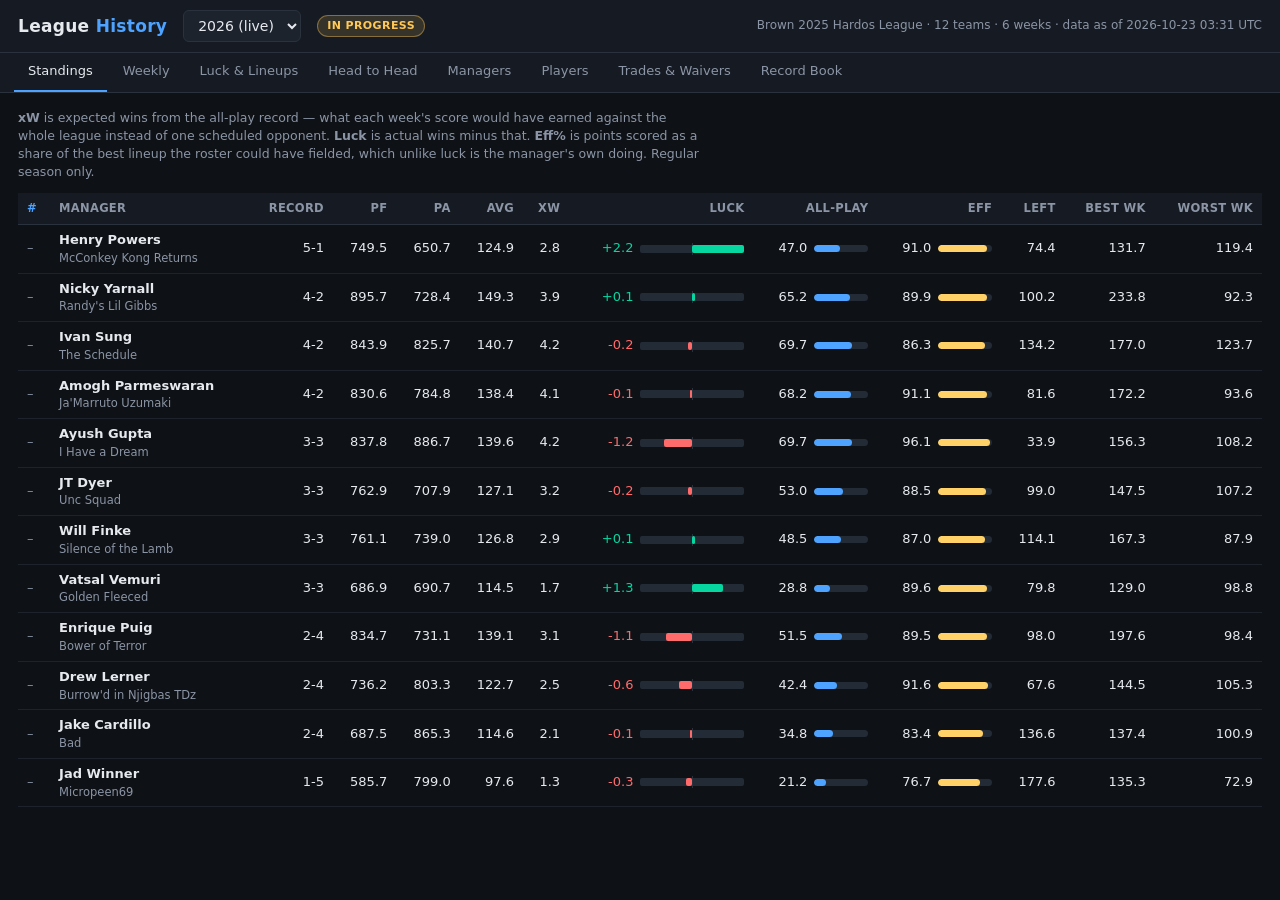
<file: docs/index.html>
<!doctype html>
<html lang="en">
<head>
  <meta charset="utf-8">
  <meta name="viewport" content="width=device-width, initial-scale=1">
  <title>League History</title>
  <link rel="stylesheet" href="styles.css">
  <meta name="robots" content="noindex, nofollow">
  <script>window.LEAGUE_STATIC = true;</script>
</head>
<body>

<div class="stickyhead">
<div class="topbar">
  <div class="brand">League <span>History</span></div>
  <select id="season-select" title="Season"></select>
  <span id="live-pill" class="live-pill" hidden>IN PROGRESS</span>
  <div class="spacer"></div>
  <span id="freshness" class="freshness"></span>
  <button id="refresh-btn" class="btn-accent" title="Re-pull this season from ESPN">
    Refresh from ESPN
  </button>
</div>

<div class="tabs" id="tabs">
  <button class="tab active" data-view="standings">Standings</button>
  <button class="tab" data-view="weekly">Weekly</button>
  <button class="tab" data-view="luck">Luck &amp; Lineups</button>
  <button class="tab" data-view="h2h">Head to Head</button>
  <button class="tab" data-view="managers">Managers</button>
  <button class="tab" data-view="players">Players</button>
  <button class="tab" data-view="moves">Trades &amp; Waivers</button>
  <button class="tab" data-view="records">Record Book</button>
</div>
</div>

<main>
  <div id="err" class="err" hidden></div>

  <!-- ------------------------------ standings ------------------------- -->
  <section class="view active" id="view-standings">
    <p class="note">
      <b>xW</b> is expected wins from the all-play record &mdash; what each week's
      score would have earned against the whole league instead of one scheduled
      opponent. <b>Luck</b> is actual wins minus that. <b>Eff%</b> is points
      scored as a share of the best lineup the roster could have fielded, which
      unlike luck is the manager's own doing. Regular season only.
    </p>
    <div id="standings-body"></div>
  </section>

  <!-- ------------------------------- weekly -------------------------- -->
  <section class="view" id="view-weekly">
    <p class="note">
      Click either side of a matchup to see the roster that was set, with the
      bench underneath. <b>Opt</b> is the best lineup that roster could have
      produced.
    </p>
    <div id="week-chips" class="week-chips"></div>
    <div id="week-summary"></div>
    <div id="matchups" class="matchups"></div>
  </section>

  <!-- -------------------------------- luck --------------------------- -->
  <section class="view" id="view-luck">
    <div class="controls">
      <label class="dim" for="luck-scope">Scope</label>
      <select id="luck-scope"></select>
    </div>
    <h2>Schedule luck</h2>
    <p class="note">
      Positive means the schedule handed over wins the scores did not earn.
      All-play rate is computed per week before it is summed, so the 10-team and
      12-team seasons are comparable.
    </p>
    <div id="luck-body"></div>

    <h2>Points left on the bench</h2>
    <p class="note">
      The weeks with the largest gap between what was started and what was
      available. <span class="flag">COST A WIN</span> marks the ones where the
      optimal lineup would have flipped the result. Players on IR are excluded
      &mdash; ESPN would not have let them start.
    </p>
    <div id="misses-body"></div>
  </section>

  <!-- -------------------------------- h2h ---------------------------- -->
  <section class="view" id="view-h2h">
    <div class="controls">
      <label><input type="checkbox" id="h2h-regular"> Regular season only</label>
    </div>
    <p class="note">
      Row manager's record against each column. Click a cell for the full game
      log. Managers are matched on ESPN owner id, so a manager who renamed their
      team still lines up across seasons.
    </p>
    <div id="h2h-body" class="matrix-scroll"></div>
  </section>

  <!-- ------------------------------ managers ------------------------- -->
  <section class="view" id="view-managers">
    <p class="note">All seasons folded together. Click a row for the season-by-season line.</p>
    <div id="careers-body"></div>
  </section>

  <!-- ------------------------------- players ------------------------- -->
  <section class="view" id="view-players">
    <div class="controls">
      <label class="dim" for="player-season">Season</label>
      <select id="player-season"></select>
      <label class="dim" for="player-pos">Position</label>
      <select id="player-pos">
        <option value="">All</option>
        <option>QB</option><option>RB</option><option>WR</option>
        <option>TE</option><option>K</option><option>DST</option>
      </select>
      <input type="text" id="player-search" placeholder="Search a player&hellip;" size="22">
    </div>
    <div id="players-body"></div>
  </section>

  <!-- ---------------------------- trades/waivers --------------------- -->
  <section class="view" id="view-moves">
    <div class="controls">
      <label class="dim" for="moves-scope">Scope</label>
      <select id="moves-scope"></select>
    </div>

    <h2>Trades, graded</h2>
    <p class="note">
      One row per side of a trade, best return first &mdash; so the winner of a
      deal and the manager who lost it are the same trade seen twice. <b>Net</b>
      is what the players received went on to score from that week onwards,
      minus what the players sent away scored for their new team, counted only
      while each one stayed on the roster he moved to. <b>Before</b> is what the
      two sides had already scored that season when the deal was struck, which
      is what the managers were looking at: a side that gave up a big number
      before and a small one after sold at the right time. Grades are z-scores
      of net across all 65 trades in league history, so the scope control never
      changes a letter. Click a row for every player in the deal.
    </p>
    <div id="trades-body"></div>

    <h2>Best waiver and free-agent pickups</h2>
    <p class="note">
      Ranked by <b>started</b> points after the pickup rather than total points,
      because a pickup is only worth what actually made it into the lineup.
      Points stop counting the week the player left that roster.
    </p>
    <div id="pickups-body"></div>

    <h2>Who deals, and how it goes</h2>
    <p class="note">
      Every trade side and every pickup folded together per manager. Trade net
      sums to zero across the league by construction, so this is a ranking of
      the same pie being divided.
    </p>
    <div id="movers-body"></div>

    <p class="note dim">
      Trades are reconstructed by diffing week-to-week rosters, because ESPN
      serves no player list for 55 of the 65 trades on record. Players dropped
      and claimed by somebody else in the same week are excluded first so they
      cannot be mistaken for a trade. A <span class="flag">ONE SIDED</span> flag
      means only one direction of a deal was recoverable &mdash; either a leg of
      a three-team trade, or a player cut the moment he arrived &mdash; so the
      grade on that row is missing whatever came back the other way.
    </p>
  </section>

  <!-- ------------------------------- records ------------------------- -->
  <section class="view" id="view-records">
    <p class="note">League extremes across every season on record. Mostly for arguments.</p>
    <div id="records-body" class="grid2"></div>
  </section>
</main>

<dialog id="dlg">
  <div class="dlg-head">
    <div class="dlg-title" id="dlg-title"></div>
    <button id="dlg-close">Close</button>
  </div>
  <div class="dlg-body" id="dlg-body"></div>
</dialog>

<script src="app.js"></script>
</body>
</html>
</file>
<file: docs/styles.css>
/* League history: dense tables, read at a desk. Same palette as the draft tool
   so the two tools look related, but this one scrolls and sorts rather than
   fitting on one screen. */

:root {
  --bg: #0e1116;
  --panel: #161b23;
  --panel-2: #1d232d;
  --panel-3: #232b36;
  --line: #2a323d;
  --text: #e6e9ee;
  --muted: #8b95a5;
  --accent: #4da3ff;
  --me: #ffc857;
  --good: #06d6a0;
  --bad: #ff6b6b;

  --qb: #ef476f;
  --rb: #06d6a0;
  --wr: #4da3ff;
  --te: #ffd166;
  --k:  #b388ff;
  --dst: #8b95a5;
}

* { box-sizing: border-box; }

body {
  margin: 0;
  background: var(--bg);
  color: var(--text);
  font: 14px/1.45 system-ui, -apple-system, "Segoe UI", sans-serif;
  min-height: 100vh;
}

/* ------------------------------ top bar --------------------------------- */

.topbar {
  display: flex;
  align-items: center;
  gap: 16px;
  padding: 10px 18px;
  background: var(--panel);
  border-bottom: 1px solid var(--line);
  flex-wrap: wrap;
}

.brand { font-size: 17px; font-weight: 700; letter-spacing: .3px; }
.brand span { color: var(--accent); }

.spacer { flex: 1 1 auto; }

select, input[type="text"], button {
  background: var(--panel-2);
  color: var(--text);
  border: 1px solid var(--line);
  border-radius: 6px;
  padding: 6px 10px;
  font: inherit;
}
select:focus, input:focus { outline: 1px solid var(--accent); }
button { cursor: pointer; }
button:hover { background: var(--panel-3); }
button:disabled { opacity: .5; cursor: default; }

.btn-accent { border-color: var(--accent); color: var(--accent); }

.freshness { color: var(--muted); font-size: 12px; }
.live-pill {
  background: rgba(255, 200, 87, .14);
  color: var(--me);
  border: 1px solid rgba(255, 200, 87, .4);
  border-radius: 99px;
  padding: 2px 9px;
  font-size: 11px;
  font-weight: 700;
  letter-spacing: .4px;
}

/* ------------------------------- tabs ----------------------------------- */

/* The top bar and tabs stick as one block, and `--stick` is the measured
   height of that block - set by app.js, because the top bar wraps to two rows
   on a narrow window and a hardcoded offset would leave a gap that content
   scrolls through. */
.stickyhead { position: sticky; top: 0; z-index: 20; }

.tabs {
  display: flex;
  gap: 2px;
  padding: 0 14px;
  background: var(--panel);
  border-bottom: 1px solid var(--line);
  overflow-x: auto;
}

.tab {
  background: none;
  border: none;
  border-bottom: 2px solid transparent;
  border-radius: 0;
  color: var(--muted);
  padding: 9px 14px;
  white-space: nowrap;
  font-size: 13px;
}
.tab:hover { background: var(--panel-2); color: var(--text); }
.tab.active { color: var(--text); border-bottom-color: var(--accent); }

main { padding: 16px 18px 60px; max-width: 1480px; }
.view { display: none; }
.view.active { display: block; }

/* ------------------------------ generic --------------------------------- */

h2 { font-size: 15px; margin: 22px 0 8px; font-weight: 600; }
h2:first-child { margin-top: 0; }

.note {
  color: var(--muted);
  font-size: 12.5px;
  margin: 0 0 12px;
  max-width: 86ch;
}

.controls {
  display: flex;
  gap: 10px;
  align-items: center;
  margin-bottom: 12px;
  flex-wrap: wrap;
}

.card {
  background: var(--panel);
  border: 1px solid var(--line);
  border-radius: 8px;
  padding: 12px 14px;
  margin-bottom: 14px;
}

table {
  width: 100%;
  border-collapse: collapse;
  font-size: 13px;
  font-variant-numeric: tabular-nums;
}

thead th {
  text-align: right;
  padding: 7px 9px;
  color: var(--muted);
  font-weight: 600;
  font-size: 11.5px;
  letter-spacing: .3px;
  text-transform: uppercase;
  border-bottom: 1px solid var(--line);
  background: var(--panel);
  position: sticky;
  top: var(--stick, 90px);
  /* Needed, not decorative: the luck bars are absolutely positioned, so
     without a z-index here they paint straight through the sticky header. */
  z-index: 2;
  white-space: nowrap;
  cursor: pointer;
  user-select: none;
}
thead th:first-child, thead th.left { text-align: left; }
thead th:hover { color: var(--text); }
thead th.sorted { color: var(--accent); }

tbody td {
  text-align: right;
  padding: 6px 9px;
  border-bottom: 1px solid rgba(42, 50, 61, .55);
  white-space: nowrap;
}
tbody td:first-child, tbody td.left { text-align: left; }
tbody tr:hover { background: var(--panel-2); }
tbody tr.clickable { cursor: pointer; }

.num-good { color: var(--good); }
.num-bad  { color: var(--bad); }
.dim      { color: var(--muted); }
.strong   { font-weight: 700; }

.pos {
  display: inline-block;
  min-width: 30px;
  text-align: center;
  border-radius: 4px;
  padding: 1px 5px;
  font-size: 11px;
  font-weight: 700;
}
.pos.QB  { background: rgba(239,  71, 111, .18); color: var(--qb); }
.pos.RB  { background: rgba(  6, 214, 160, .18); color: var(--rb); }
.pos.WR  { background: rgba( 77, 163, 255, .18); color: var(--wr); }
.pos.TE  { background: rgba(255, 209, 102, .18); color: var(--te); }
.pos.K   { background: rgba(179, 136, 255, .18); color: var(--k); }
.pos.DST { background: rgba(139, 149, 165, .18); color: var(--dst); }

.medal { font-weight: 700; }
.medal-1 { color: var(--me); }
.medal-2 { color: #c9d2de; }
.medal-3 { color: #c88a4a; }

/* bar embedded in a table cell, for luck and efficiency */
.bar-wrap {
  display: inline-flex;
  align-items: center;
  gap: 7px;
  justify-content: flex-end;
  width: 100%;
}
.bar {
  width: 54px;
  height: 7px;
  border-radius: 99px;
  background: var(--panel-3);
  overflow: hidden;
  flex: 0 0 auto;
}
.bar > i { display: block; height: 100%; border-radius: 99px; }

/* diverging bar, centred: used for luck */
.dbar {
  width: 104px;
  height: 8px;
  background: var(--panel-3);
  border-radius: 2px;
  position: relative;
  flex: 0 0 auto;
}
.dbar::before {
  content: "";
  position: absolute;
  left: 50%;
  top: -2px;
  bottom: -2px;
  width: 1px;
  background: var(--line);
}
.dbar > i {
  position: absolute;
  top: 0;
  bottom: 0;
  border-radius: 2px;
}

/* ---------------------------- weekly results ---------------------------- */

.week-chips { display: flex; gap: 6px; flex-wrap: wrap; margin-bottom: 14px; }
.chip {
  padding: 5px 11px;
  font-size: 12.5px;
  border-radius: 99px;
  background: var(--panel-2);
  border: 1px solid var(--line);
  color: var(--muted);
}
.chip.active { background: var(--accent); border-color: var(--accent); color: #0b0f14; font-weight: 700; }
.chip.playoff { border-color: rgba(255, 200, 87, .45); }

/* `min(330px, 100%)` rather than a bare 330px: a bare track minimum is a
   floor the grid cannot go under, so on a 320px phone the column stays 330px
   wide and pushes the page sideways. */
.matchups { display: grid; gap: 10px; grid-template-columns: repeat(auto-fill, minmax(min(330px, 100%), 1fr)); }

.mu {
  background: var(--panel);
  border: 1px solid var(--line);
  border-radius: 8px;
  overflow: hidden;
}
.mu-head {
  display: flex;
  justify-content: space-between;
  padding: 5px 11px;
  background: var(--panel-2);
  font-size: 11px;
  color: var(--muted);
  letter-spacing: .3px;
  text-transform: uppercase;
}
.mu-side {
  display: flex;
  align-items: baseline;
  gap: 9px;
  padding: 8px 11px;
  cursor: pointer;
  border-bottom: 1px solid rgba(42, 50, 61, .5);
}
.mu-side:last-child { border-bottom: none; }
.mu-side:hover { background: var(--panel-2); }
.mu-side.win { background: rgba(6, 214, 160, .06); }
.mu-name { flex: 1 1 auto; min-width: 0; }
.mu-owner { font-weight: 600; }
.mu-team { color: var(--muted); font-size: 11.5px; display: block; }
.mu-score { font-size: 17px; font-weight: 700; font-variant-numeric: tabular-nums; }
.mu-side.win .mu-score { color: var(--good); }
.mu-opt { color: var(--muted); font-size: 11.5px; min-width: 54px; text-align: right; }

.roster-pop { padding: 0 11px 10px; background: var(--panel-2); }
.roster-pop table { font-size: 12px; }
.roster-pop thead th { position: static; top: auto; z-index: auto; background: var(--panel-2); cursor: default; }
.bench-row td { color: var(--muted); }
.bench-row .pos { opacity: .55; }

/* -------------------------------- h2h ----------------------------------- */

.matrix-scroll { overflow-x: auto; padding-bottom: 6px; }
table.matrix { font-size: 11.5px; width: auto; }
table.matrix th, table.matrix td {
  padding: 4px 6px;
  text-align: center;
  border: 1px solid rgba(42, 50, 61, .6);
  white-space: nowrap;
}
table.matrix thead th { position: static; top: auto; z-index: auto; text-transform: none; font-size: 11px; }
table.matrix th.rowhead { text-align: left; font-weight: 600; color: var(--text); background: var(--panel); position: sticky; left: 0; z-index: 1; }
table.matrix td.self { background: var(--panel-3); color: var(--muted); }
table.matrix td.cell { cursor: pointer; }
table.matrix td.cell:hover { outline: 1px solid var(--accent); }
table.matrix td.none { color: #4a535f; }

/* -------------------------------- misc ---------------------------------- */

.swap { font-size: 12px; color: var(--muted); padding-left: 14px; }
.swap b { color: var(--good); font-weight: 600; }
.swap s { color: var(--bad); text-decoration: none; }

.flag {
  font-size: 10.5px;
  font-weight: 700;
  letter-spacing: .3px;
  color: var(--bad);
  border: 1px solid rgba(255, 107, 107, .4);
  background: rgba(255, 107, 107, .1);
  border-radius: 4px;
  padding: 1px 5px;
  margin-left: 7px;
}

/* Trade grades. Six letters, four colours: the pill has to be legible running
   down a column, and A+ next to A is a distinction the number beside it
   already makes. */
.grade {
  display: inline-block;
  min-width: 24px;
  text-align: center;
  font-size: 12px;
  font-weight: 700;
  border: 1px solid var(--line);
  background: var(--panel-2);
  border-radius: 4px;
  padding: 1px 5px;
}
.g-a { color: var(--good); border-color: rgba(6, 214, 160, .4); background: rgba(6, 214, 160, .1); }
.g-b { color: var(--accent); border-color: rgba(77, 163, 255, .4); background: rgba(77, 163, 255, .1); }
.g-c { color: var(--muted); }
.g-d { color: var(--me); border-color: rgba(255, 200, 87, .4); background: rgba(255, 200, 87, .1); }
.g-f { color: var(--bad); border-color: rgba(255, 107, 107, .4); background: rgba(255, 107, 107, .1); }

.grid2 { display: grid; gap: 14px; grid-template-columns: repeat(auto-fit, minmax(min(420px, 100%), 1fr)); }

.empty { color: var(--muted); padding: 24px 0; }
.err {
  color: var(--bad);
  border: 1px solid rgba(255, 107, 107, .4);
  background: rgba(255, 107, 107, .08);
  border-radius: 6px;
  padding: 10px 12px;
  margin-bottom: 14px;
}

.kv { display: flex; gap: 18px; flex-wrap: wrap; margin-bottom: 10px; }
.kv > div { min-width: 92px; }
.kv .k { color: var(--muted); font-size: 11px; text-transform: uppercase; letter-spacing: .3px; }
.kv .v { font-size: 19px; font-weight: 700; font-variant-numeric: tabular-nums; }

dialog {
  background: var(--panel);
  color: var(--text);
  border: 1px solid var(--line);
  border-radius: 10px;
  padding: 0;
  max-width: 760px;
  width: 92vw;
  max-height: 86vh;
}
dialog::backdrop { background: rgba(0, 0, 0, .6); }
.dlg-head {
  display: flex;
  align-items: center;
  gap: 12px;
  padding: 12px 16px;
  border-bottom: 1px solid var(--line);
  position: sticky;
  top: 0;
  background: var(--panel);
}
.dlg-title { font-size: 15px; font-weight: 700; flex: 1 1 auto; }
.dlg-body { padding: 14px 16px 18px; overflow-y: auto; max-height: calc(86vh - 56px); }
.dlg-body thead th { top: 0; }

/* ------------------------------ narrow ---------------------------------- *
 *
 * Every table in here is `white-space: nowrap` over 6-12 columns, so its
 * minimum width is around 980px no matter how narrow the window gets. On a
 * phone that dragged the entire document sideways: the sticky tabs slid off
 * the left edge, and every view scrolled independently of its own content.
 *
 * The fix is to give each table its own scrollport (`.tscroll`, emitted by
 * `table()` in app.js) so the sideways scroll belongs to the table instead of
 * the page. The deliberate cost: an element with `overflow-x: auto` becomes
 * the scroll container for anything sticky inside it, so the sticky column
 * headers stop tracking the viewport and would scroll away mid-table. They
 * are switched off here rather than left half-working, and the first column
 * is pinned instead - which is the one that actually matters, since without
 * it you lose track of whose row you are reading. Above this breakpoint the
 * widest table fits (978px + 36px of padding) and nothing changes.
 *
 * Note there is no `body { overflow-x: hidden }` anywhere. It would hide
 * exactly this class of bug instead of fixing it, and tools/mobile_audit.py
 * would then pass while the layout was still broken.
 */
@media (max-width: 1023px) {
  .tscroll { overflow-x: auto; overscroll-behavior-x: contain; }

  thead th { position: static; top: auto; }

  /* `.pin` is the identity column, chosen per table in app.js - the manager
     or the player, not the rank or the date that happens to come first. */
  .tscroll > table.sortable th.pin,
  .tscroll > table.sortable td.pin {
    position: sticky;
    left: 0;
    z-index: 3;
    background: var(--bg);
    /* Whatever scrolls under it must not show through at the edge. */
    box-shadow: 1px 0 0 var(--line);
  }
  .tscroll > table.sortable thead th.pin { background: var(--panel); }
  /* The pinned cell paints over the row, so it needs the hover tint itself. */
  tbody tr:hover td.pin { background: var(--panel-2); }

  main { padding: 14px 12px 60px; }
  .topbar { padding: 9px 12px; gap: 10px; }
  .tabs { padding: 0 6px; }
  .grid2, .matchups { gap: 10px; }
}

/* Phones proper: claw back the last of the horizontal budget. */
@media (max-width: 420px) {
  main { padding: 12px 10px 48px; }
  .brand { font-size: 15px; }
  .freshness { font-size: 11px; }
  thead th { padding: 6px 7px; }
  tbody td { padding: 5px 7px; }
}
</file>
